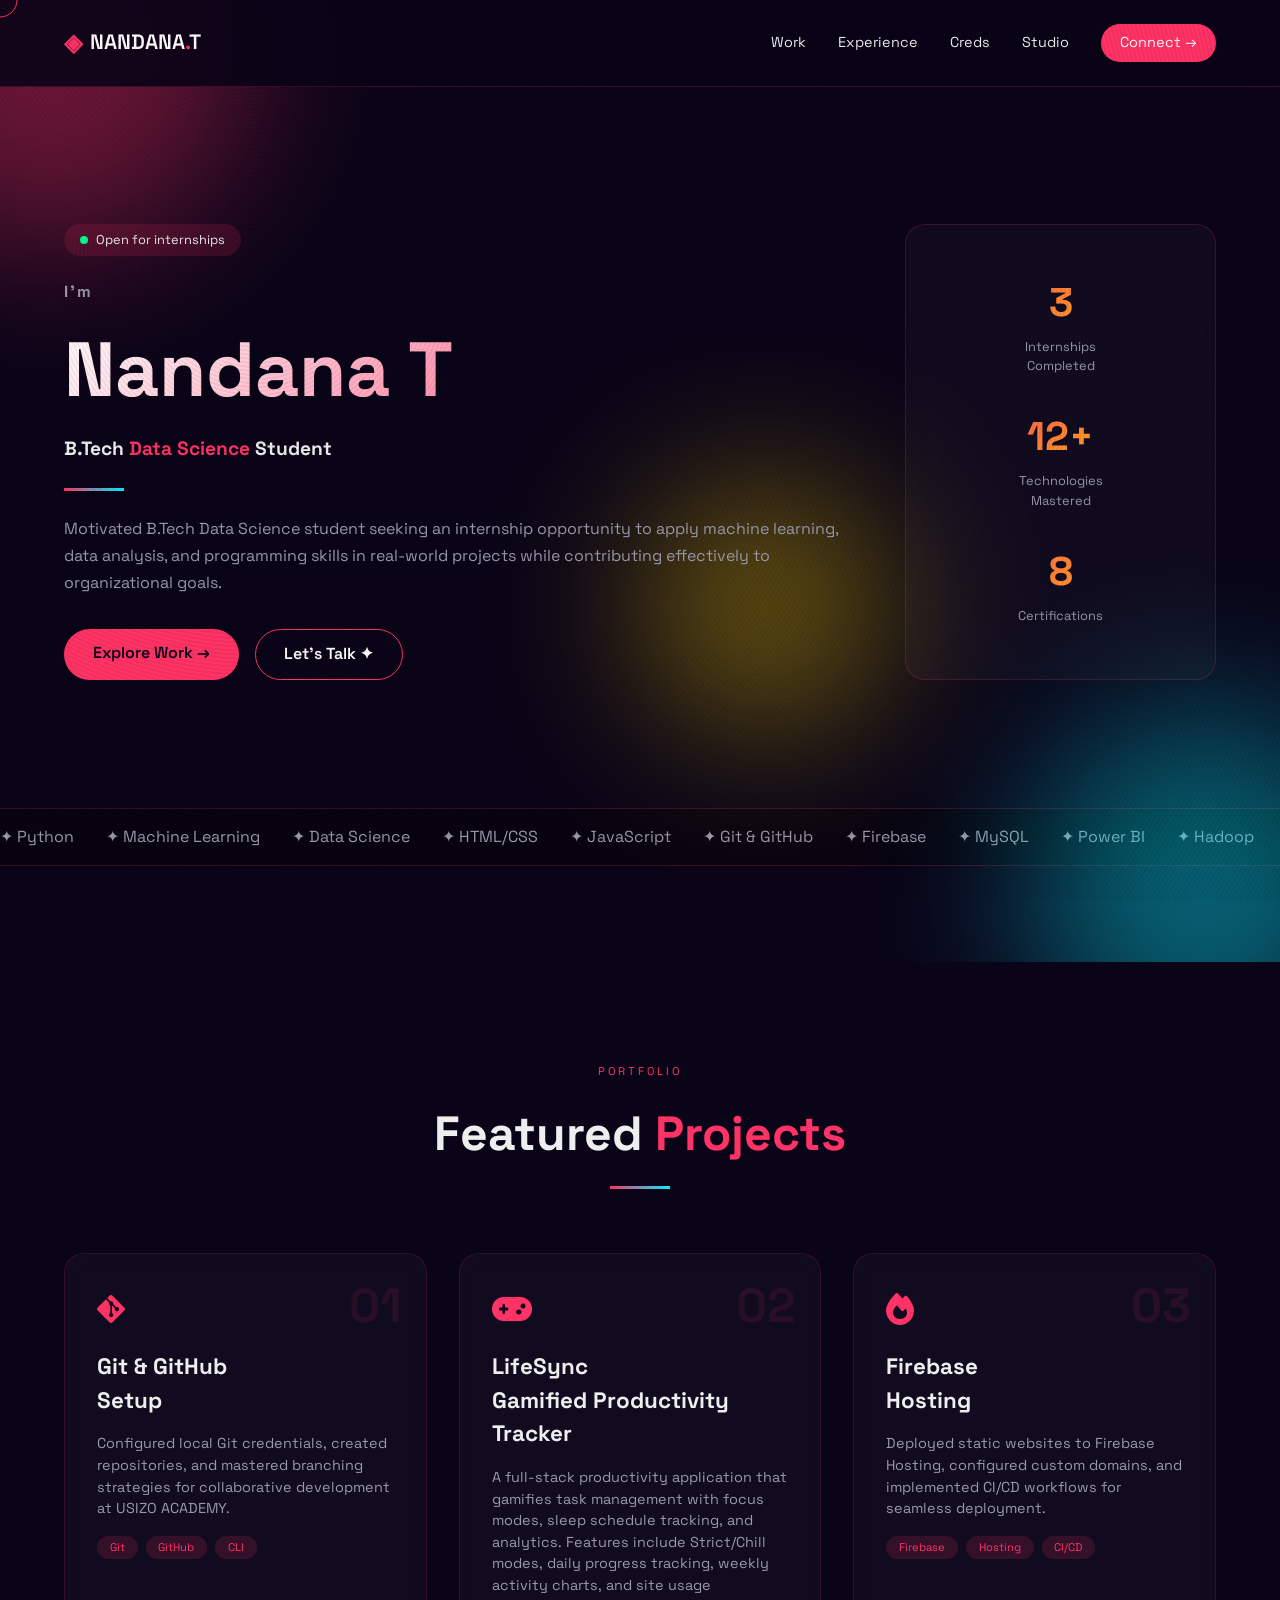
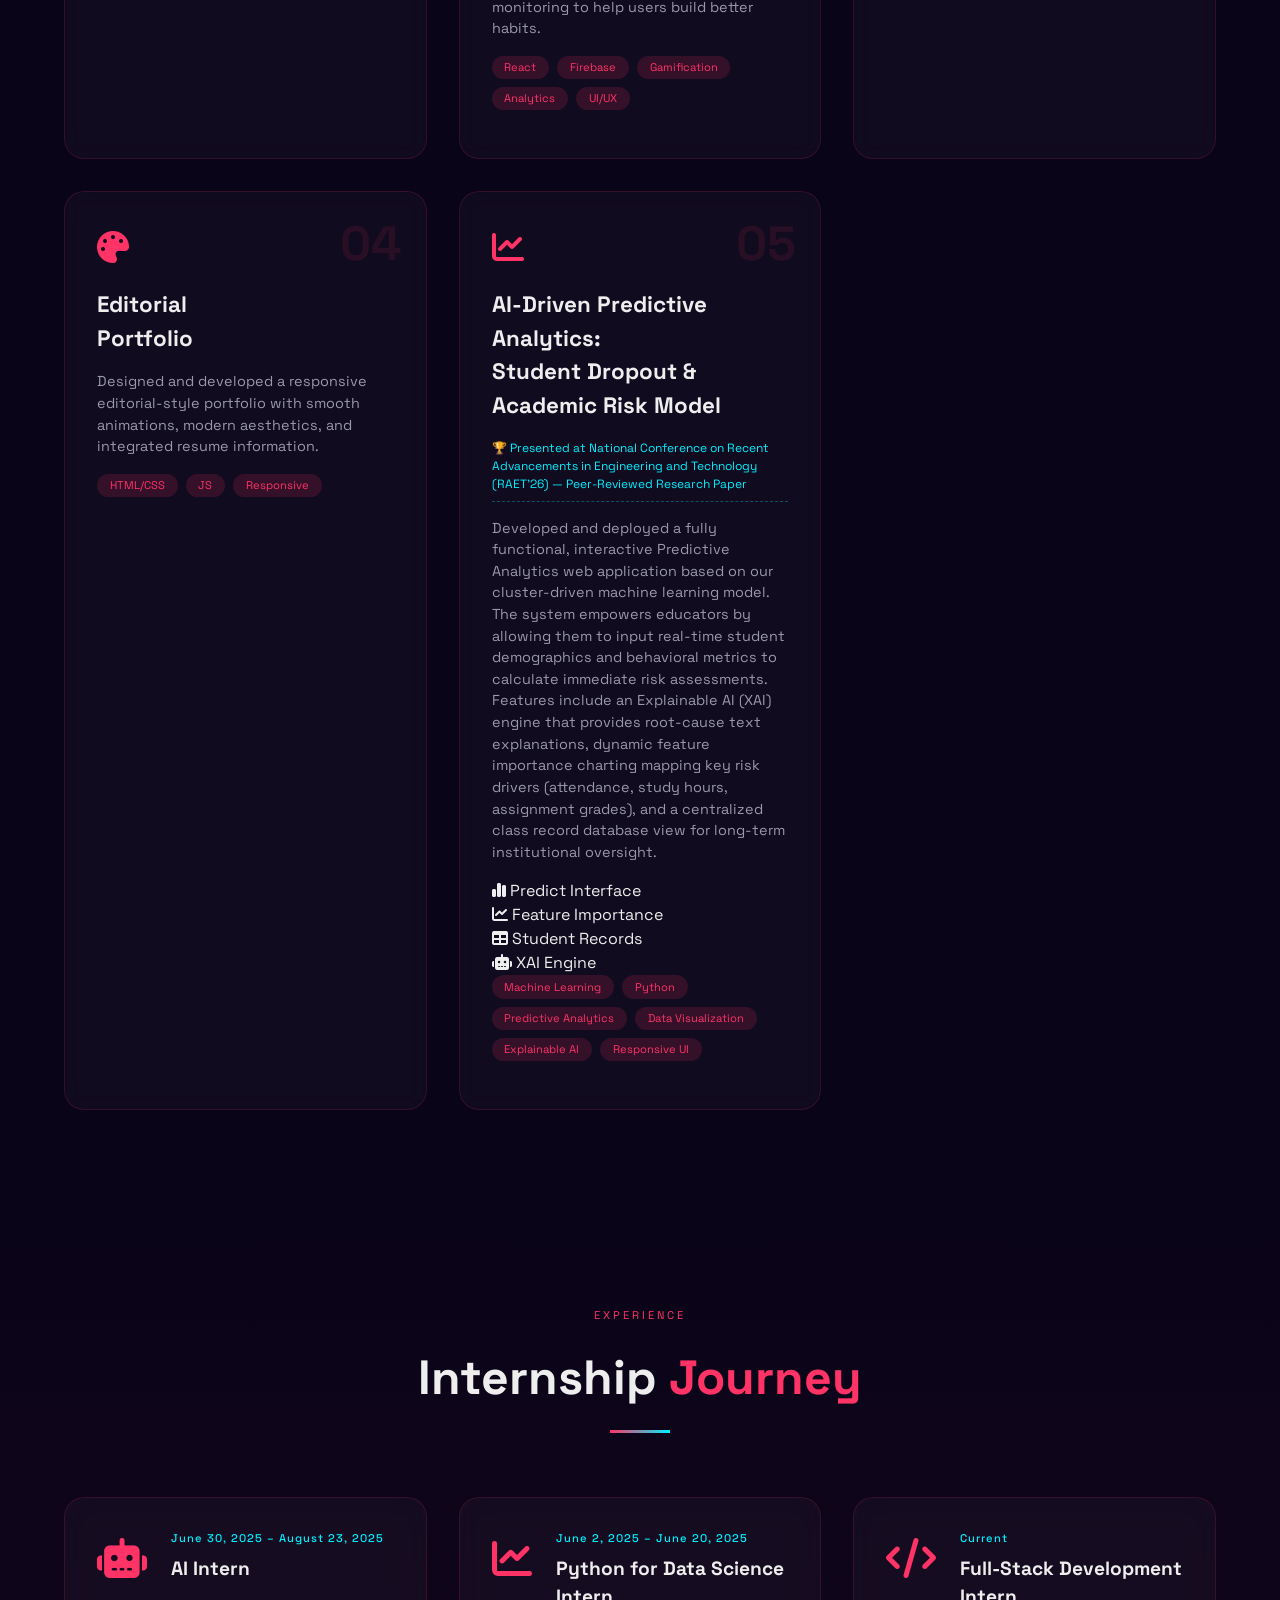
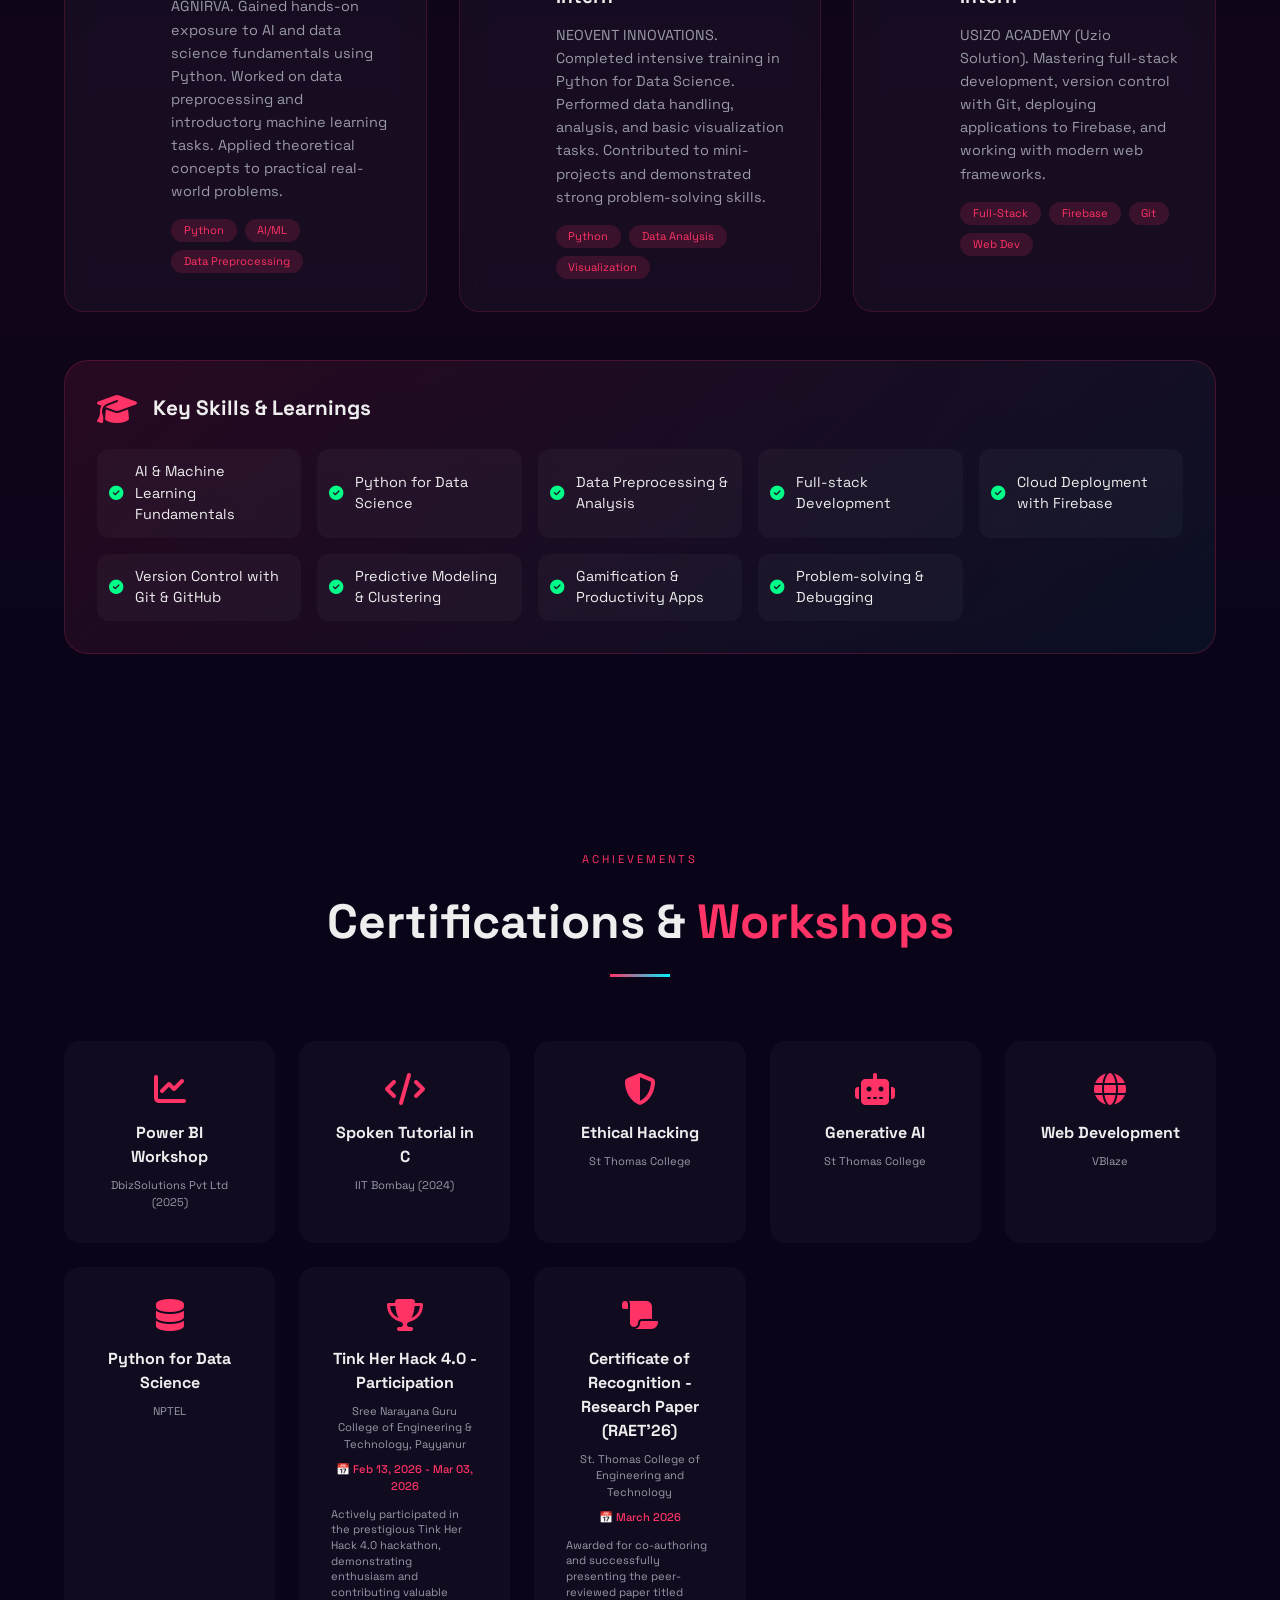
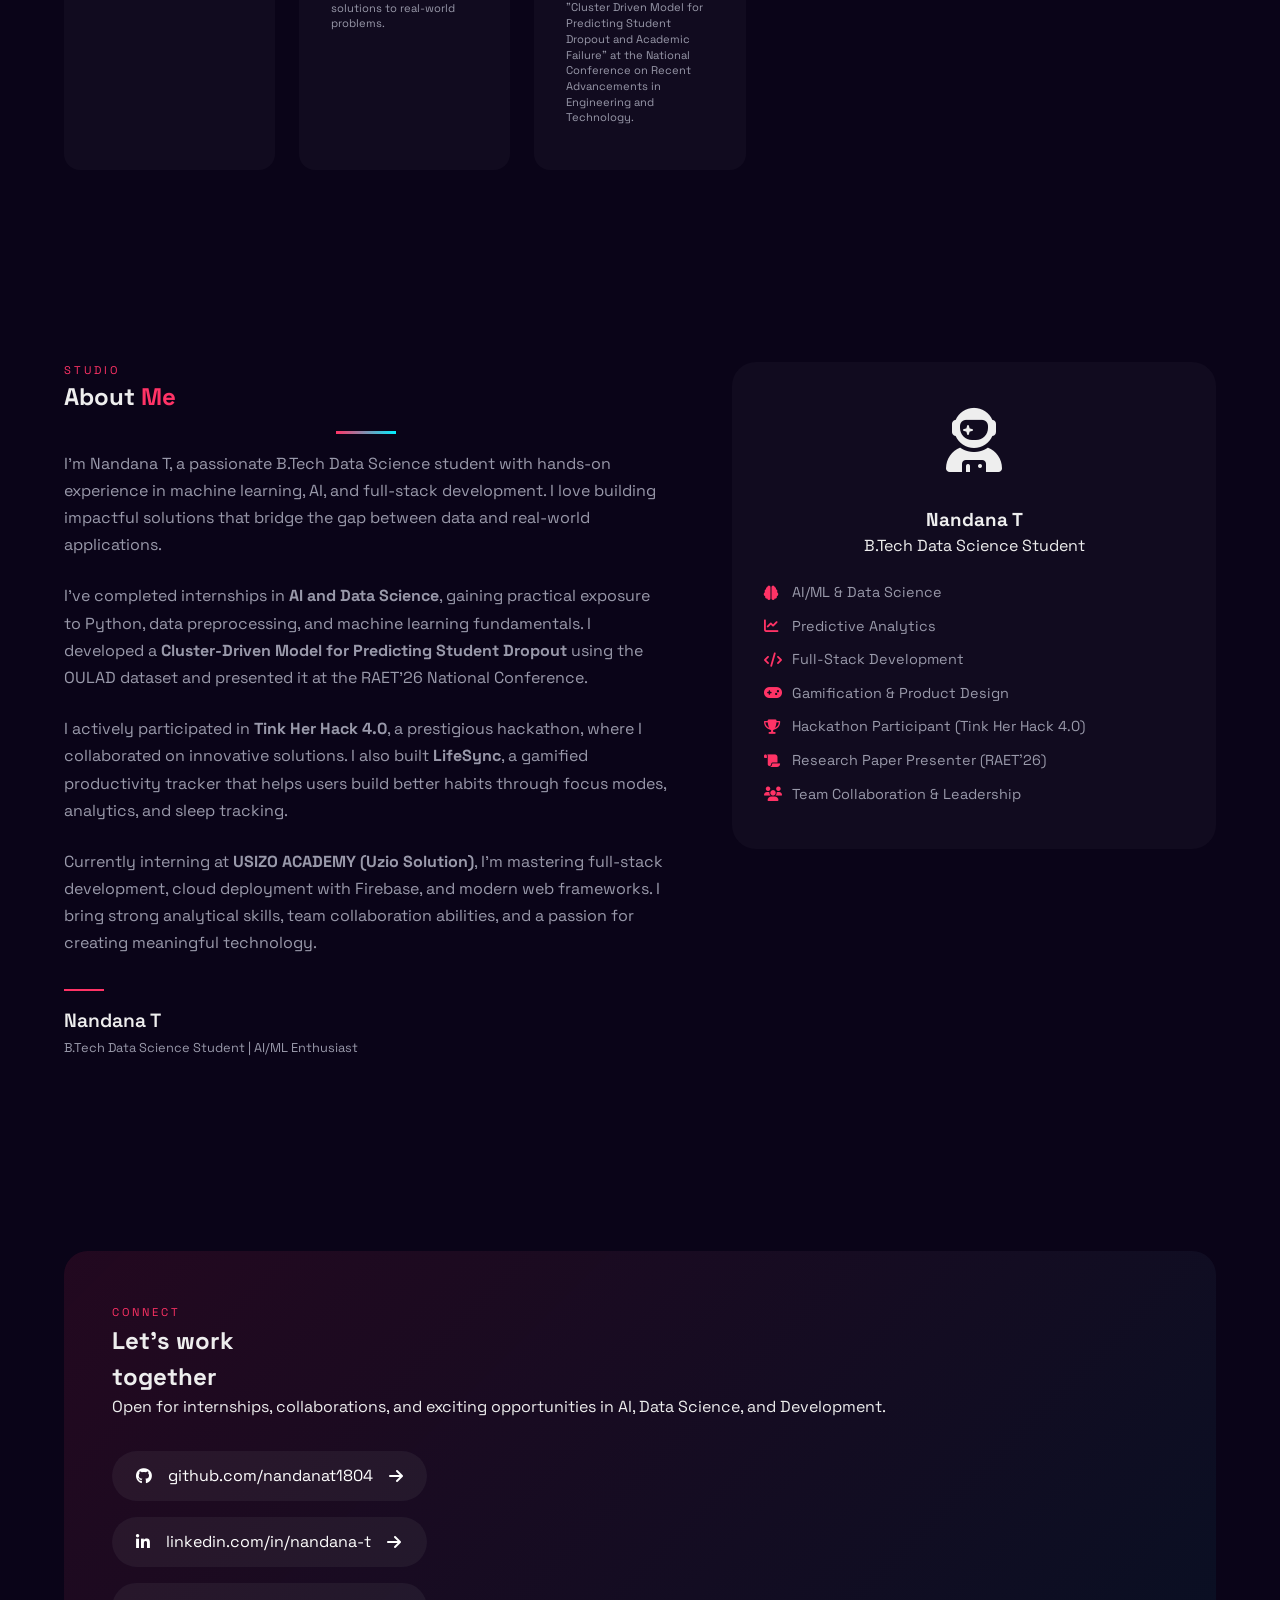
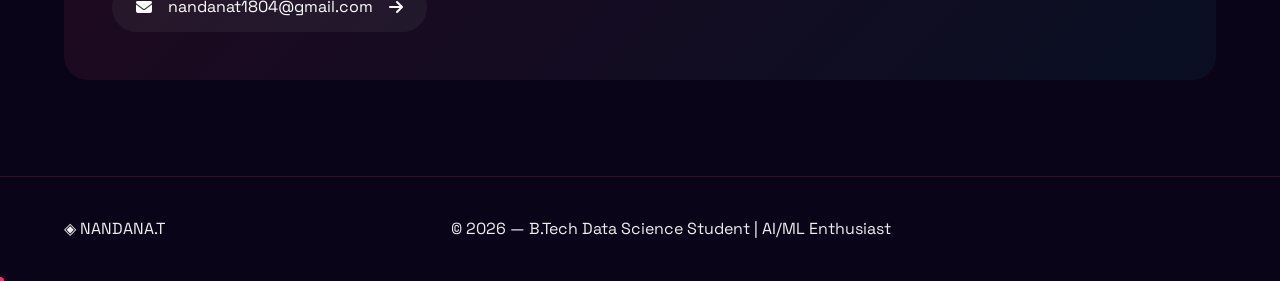
<file: my-portfolio/public/index.html>
<!DOCTYPE html>
<html lang="en">
<head>
    <meta charset="UTF-8">
    <meta name="viewport" content="width=device-width, initial-scale=1.0">
    <title>Nandana T | B.TECH DATA SCIENCE STUDENT</title>
    
    <link href="https://fonts.googleapis.com/css2?family=Space+Grotesk:wght@300;400;500;600;700&display=swap" rel="stylesheet">
    <link href="https://unpkg.com/aos@2.3.1/dist/aos.css" rel="stylesheet">
    <link rel="stylesheet" href="https://cdnjs.cloudflare.com/ajax/libs/font-awesome/6.5.1/css/all.min.css">
    <link rel="stylesheet" href="style.css">
</head>
<body>

    <div class="noise"></div>

    <!-- Navigation -->
    <nav class="navbar">
        <div class="nav-container">
            <a href="#" class="logo">
                <span class="logo-mark">◈</span>
                <span>NANDANA<span class="accent">.</span>T</span>
            </a>
            <div class="nav-links">
                <a href="#work">Work</a>
                <a href="#experience">Experience</a>
                <a href="#certifications">Creds</a>
                <a href="#about">Studio</a>
                <a href="#contact" class="nav-btn">Connect →</a>
            </div>
            <button class="mobile-btn">☰</button>
        </div>
    </nav>

    <!-- Hero -->
    <section class="hero">
        <div class="hero-bg">
            <div class="orb orb-1"></div>
            <div class="orb orb-2"></div>
            <div class="orb orb-3"></div>
        </div>
        
        <div class="hero-grid">
            <div class="hero-main" data-aos="fade-right">
                <div class="status">
                    <span class="live-dot"></span>
                    Open for internships
                </div>
                <h1>
                    <span class="hero-small">I'm</span>
                    <span class="hero-name">Nandana T</span>
                    <span class="hero-role">B.Tech <span class="accent">Data Science</span> Student</span>
                </h1>
                <div class="line"></div>
                <p>Motivated B.Tech Data Science student seeking an internship opportunity to apply machine learning, data analysis, and programming skills in real-world projects while contributing effectively to organizational goals.</p>
                <div class="hero-buttons">
                    <a href="#work" class="btn-primary">Explore Work →</a>
                    <a href="#contact" class="btn-outline">Let's Talk ✦</a>
                </div>
            </div>
            <div class="hero-stats" data-aos="fade-left">
                <div class="stat">
                    <div class="stat-num">3</div>
                    <div class="stat-label">Internships<br>Completed</div>
                </div>
                <div class="stat">
                    <div class="stat-num">12+</div>
                    <div class="stat-label">Technologies<br>Mastered</div>
                </div>
                <div class="stat">
                    <div class="stat-num">8</div>
                    <div class="stat-label">Certifications</div>
                </div>
            </div>
        </div>
        
        <div class="marquee">
            <div class="marquee-track">
                <span>✦ Python</span> <span>✦ Machine Learning</span> <span>✦ Data Science</span>
                <span>✦ HTML/CSS</span> <span>✦ JavaScript</span> <span>✦ Git & GitHub</span>
                <span>✦ Firebase</span> <span>✦ MySQL</span> <span>✦ Power BI</span>
                <span>✦ Hadoop</span> <span>✦ MapReduce</span> <span>✦ UI/UX</span>
                <span>✦ React</span> <span>✦ Gamification</span>
                <span>✦ Python</span> <span>✦ Machine Learning</span> <span>✦ Data Science</span>
                <span>✦ HTML/CSS</span> <span>✦ JavaScript</span> <span>✦ Git & GitHub</span>
                <span>✦ Firebase</span> <span>✦ MySQL</span> <span>✦ Power BI</span>
                <span>✦ Hadoop</span> <span>✦ MapReduce</span> <span>✦ UI/UX</span>
                <span>✦ React</span> <span>✦ Gamification</span>
            </div>
        </div>
    </section>

    <!-- Featured Projects Section -->
    <section id="work" class="projects">
        <div class="container">
            <div class="section-header" data-aos="fade-up">
                <span class="tag">PORTFOLIO</span>
                <h2>Featured <span class="accent">Projects</span></h2>
                <div class="header-line"></div>
            </div>
            <div class="projects-grid">
                
                <!-- Project 1: Git & GitHub Setup -->
                <div class="project" data-aos="fade-up" data-aos-delay="100">
                    <div class="project-icon"><i class="fab fa-git-alt"></i></div>
                    <div class="project-num">01</div>
                    <h3>Git & GitHub<br>Setup</h3>
                    <p>Configured local Git credentials, created repositories, and mastered branching strategies for collaborative development at USIZO ACADEMY.</p>
                    <div class="project-tags"><span>Git</span><span>GitHub</span><span>CLI</span></div>
                </div>
                
                <!-- Project 2: LifeSync - Gamified Productivity Tracker -->
                <div class="project" data-aos="fade-up" data-aos-delay="200">
                    <div class="project-icon"><i class="fas fa-gamepad"></i></div>
                    <div class="project-num">02</div>
                    <h3>LifeSync<br>Gamified Productivity Tracker</h3>
                    <p>A full-stack productivity application that gamifies task management with focus modes, sleep schedule tracking, and analytics. Features include Strict/Chill modes, daily progress tracking, weekly activity charts, and site usage monitoring to help users build better habits.</p>
                    <div class="project-tags"><span>React</span><span>Firebase</span><span>Gamification</span><span>Analytics</span><span>UI/UX</span></div>
                </div>
                
                <!-- Project 3: Firebase Hosting -->
                <div class="project" data-aos="fade-up" data-aos-delay="300">
                    <div class="project-icon"><i class="fas fa-fire"></i></div>
                    <div class="project-num">03</div>
                    <h3>Firebase<br>Hosting</h3>
                    <p>Deployed static websites to Firebase Hosting, configured custom domains, and implemented CI/CD workflows for seamless deployment.</p>
                    <div class="project-tags"><span>Firebase</span><span>Hosting</span><span>CI/CD</span></div>
                </div>
                
                <!-- Project 4: Editorial Portfolio -->
                <div class="project" data-aos="fade-up" data-aos-delay="400">
                    <div class="project-icon"><i class="fas fa-palette"></i></div>
                    <div class="project-num">04</div>
                    <h3>Editorial<br>Portfolio</h3>
                    <p>Designed and developed a responsive editorial-style portfolio with smooth animations, modern aesthetics, and integrated resume information.</p>
                    <div class="project-tags"><span>HTML/CSS</span><span>JS</span><span>Responsive</span></div>
                </div>

                <!-- Project 5: AI-Driven Predictive Analytics -->
                <div class="project" data-aos="fade-up" data-aos-delay="500">
                    <div class="project-icon"><i class="fas fa-chart-line"></i></div>
                    <div class="project-num">05</div>
                    <h3>AI-Driven Predictive Analytics:<br>Student Dropout & Academic Risk Model</h3>
                    <div class="project-subtitle">🏆 Presented at National Conference on Recent Advancements in Engineering and Technology (RAET'26) — Peer-Reviewed Research Paper</div>
                    <p>Developed and deployed a fully functional, interactive Predictive Analytics web application based on our cluster-driven machine learning model. The system empowers educators by allowing them to input real-time student demographics and behavioral metrics to calculate immediate risk assessments. Features include an Explainable AI (XAI) engine that provides root-cause text explanations, dynamic feature importance charting mapping key risk drivers (attendance, study hours, assignment grades), and a centralized class record database view for long-term institutional oversight.</p>
                    
                    <div class="project-screenshot-grid">
                        <div class="screenshot-placeholder">
                            <i class="fas fa-chart-simple"></i>
                            <span>Predict Interface</span>
                        </div>
                        <div class="screenshot-placeholder">
                            <i class="fas fa-chart-line"></i>
                            <span>Feature Importance</span>
                        </div>
                        <div class="screenshot-placeholder">
                            <i class="fas fa-table"></i>
                            <span>Student Records</span>
                        </div>
                        <div class="screenshot-placeholder">
                            <i class="fas fa-robot"></i>
                            <span>XAI Engine</span>
                        </div>
                    </div>
                    
                    <div class="project-tags">
                        <span>Machine Learning</span>
                        <span>Python</span>
                        <span>Predictive Analytics</span>
                        <span>Data Visualization</span>
                        <span>Explainable AI</span>
                        <span>Responsive UI</span>
                    </div>
                </div>
            </div>
        </div>
    </section>

    <!-- Internship Experience Section -->
    <section id="experience" class="experience">
        <div class="container">
            <div class="section-header" data-aos="fade-up">
                <span class="tag">EXPERIENCE</span>
                <h2>Internship <span class="accent">Journey</span></h2>
                <div class="header-line"></div>
            </div>
            
            <div class="experience-grid">
                <!-- AI Internship -->
                <div class="exp-card" data-aos="fade-up">
                    <div class="exp-icon"><i class="fas fa-robot"></i></div>
                    <div class="exp-content">
                        <div class="exp-date">June 30, 2025 – August 23, 2025</div>
                        <h3>AI Intern</h3>
                        <p>AGNIRVA. Gained hands-on exposure to AI and data science fundamentals using Python. Worked on data preprocessing and introductory machine learning tasks. Applied theoretical concepts to practical real-world problems.</p>
                        <div class="exp-skills">
                            <span>Python</span><span>AI/ML</span><span>Data Preprocessing</span>
                        </div>
                    </div>
                </div>
                
                <!-- Python for Data Science Intern -->
                <div class="exp-card" data-aos="fade-up" data-aos-delay="100">
                    <div class="exp-icon"><i class="fas fa-chart-line"></i></div>
                    <div class="exp-content">
                        <div class="exp-date">June 2, 2025 – June 20, 2025</div>
                        <h3>Python for Data Science Intern</h3>
                        <p>NEOVENT INNOVATIONS. Completed intensive training in Python for Data Science. Performed data handling, analysis, and basic visualization tasks. Contributed to mini-projects and demonstrated strong problem-solving skills.</p>
                        <div class="exp-skills">
                            <span>Python</span><span>Data Analysis</span><span>Visualization</span>
                        </div>
                    </div>
                </div>
                
                <!-- USIZO ACADEMY Internship -->
                <div class="exp-card" data-aos="fade-up" data-aos-delay="200">
                    <div class="exp-icon"><i class="fas fa-code"></i></div>
                    <div class="exp-content">
                        <div class="exp-date">Current</div>
                        <h3>Full-Stack Development Intern</h3>
                        <p>USIZO ACADEMY (Uzio Solution). Mastering full-stack development, version control with Git, deploying applications to Firebase, and working with modern web frameworks.</p>
                        <div class="exp-skills">
                            <span>Full-Stack</span><span>Firebase</span><span>Git</span><span>Web Dev</span>
                        </div>
                    </div>
                </div>
            </div>
            
            <!-- Key Learnings Box -->
            <div class="learnings-box" data-aos="fade-up">
                <div class="learnings-header">
                    <i class="fas fa-graduation-cap"></i>
                    <h3>Key Skills & Learnings</h3>
                </div>
                <div class="learnings-grid">
                    <div class="learning-item"><i class="fas fa-check-circle"></i><span>AI & Machine Learning Fundamentals</span></div>
                    <div class="learning-item"><i class="fas fa-check-circle"></i><span>Python for Data Science</span></div>
                    <div class="learning-item"><i class="fas fa-check-circle"></i><span>Data Preprocessing & Analysis</span></div>
                    <div class="learning-item"><i class="fas fa-check-circle"></i><span>Full-stack Development</span></div>
                    <div class="learning-item"><i class="fas fa-check-circle"></i><span>Cloud Deployment with Firebase</span></div>
                    <div class="learning-item"><i class="fas fa-check-circle"></i><span>Version Control with Git & GitHub</span></div>
                    <div class="learning-item"><i class="fas fa-check-circle"></i><span>Predictive Modeling & Clustering</span></div>
                    <div class="learning-item"><i class="fas fa-check-circle"></i><span>Gamification & Productivity Apps</span></div>
                    <div class="learning-item"><i class="fas fa-check-circle"></i><span>Problem-solving & Debugging</span></div>
                </div>
            </div>
        </div>
    </section>

    <!-- Certifications Section -->
    <section id="certifications" class="certs">
        <div class="container">
            <div class="section-header" data-aos="fade-up">
                <span class="tag">ACHIEVEMENTS</span>
                <h2>Certifications & <span class="accent">Workshops</span></h2>
                <div class="header-line"></div>
            </div>
            <div class="certs-grid">
                <div class="cert" data-aos="zoom-in"><i class="fas fa-chart-line"></i><h4>Power BI Workshop</h4><p>DbizSolutions Pvt Ltd (2025)</p></div>
                <div class="cert" data-aos="zoom-in" data-aos-delay="50"><i class="fas fa-code"></i><h4>Spoken Tutorial in C</h4><p>IIT Bombay (2024)</p></div>
                <div class="cert" data-aos="zoom-in" data-aos-delay="100"><i class="fas fa-shield-alt"></i><h4>Ethical Hacking</h4><p>St Thomas College</p></div>
                <div class="cert" data-aos="zoom-in" data-aos-delay="150"><i class="fas fa-robot"></i><h4>Generative AI</h4><p>St Thomas College</p></div>
                <div class="cert" data-aos="zoom-in" data-aos-delay="200"><i class="fas fa-globe"></i><h4>Web Development</h4><p>VBlaze</p></div>
                <div class="cert" data-aos="zoom-in" data-aos-delay="250"><i class="fas fa-database"></i><h4>Python for Data Science</h4><p>NPTEL</p></div>
                
                <!-- Tink Her Hack 4.0 -->
                <div class="cert" data-aos="zoom-in" data-aos-delay="300">
                    <i class="fas fa-trophy"></i>
                    <h4>Tink Her Hack 4.0 - Participation</h4>
                    <p>Sree Narayana Guru College of Engineering & Technology, Payyanur</p>
                    <div class="cert-date">📅 Feb 13, 2026 - Mar 03, 2026</div>
                    <div class="cert-detail">Actively participated in the prestigious Tink Her Hack 4.0 hackathon, demonstrating enthusiasm and contributing valuable solutions to real-world problems.</div>
                </div>
                
                <!-- RAET'26 Conference -->
                <div class="cert" data-aos="zoom-in" data-aos-delay="350">
                    <i class="fas fa-scroll"></i>
                    <h4>Certificate of Recognition - Research Paper (RAET'26)</h4>
                    <p>St. Thomas College of Engineering and Technology</p>
                    <div class="cert-date">📅 March 2026</div>
                    <div class="cert-detail">Awarded for co-authoring and successfully presenting the peer-reviewed paper titled "Cluster Driven Model for Predicting Student Dropout and Academic Failure" at the National Conference on Recent Advancements in Engineering and Technology.</div>
                </div>
            </div>
        </div>
    </section>

    <!-- About Section -->
    <section id="about" class="about">
        <div class="container">
            <div class="about-grid">
                <div data-aos="fade-right">
                    <div class="tag">STUDIO</div>
                    <h2>About <span class="accent">Me</span></h2>
                    <div class="header-line"></div>
                    <div class="about-text">
                        <p>I'm Nandana T, a passionate B.Tech Data Science student with hands-on experience in machine learning, AI, and full-stack development. I love building impactful solutions that bridge the gap between data and real-world applications.</p>
                        <p>I've completed internships in <strong>AI and Data Science</strong>, gaining practical exposure to Python, data preprocessing, and machine learning fundamentals. I developed a <strong>Cluster-Driven Model for Predicting Student Dropout</strong> using the OULAD dataset and presented it at the RAET'26 National Conference.</p>
                        <p>I actively participated in <strong>Tink Her Hack 4.0</strong>, a prestigious hackathon, where I collaborated on innovative solutions. I also built <strong>LifeSync</strong>, a gamified productivity tracker that helps users build better habits through focus modes, analytics, and sleep tracking.</p>
                        <p>Currently interning at <strong>USIZO ACADEMY (Uzio Solution)</strong>, I'm mastering full-stack development, cloud deployment with Firebase, and modern web frameworks. I bring strong analytical skills, team collaboration abilities, and a passion for creating meaningful technology.</p>
                    </div>
                    <div class="signature">
                        <div class="sign-line"></div>
                        <span>Nandana T</span>
                        <small>B.Tech Data Science Student | AI/ML Enthusiast</small>
                    </div>
                </div>
                <div data-aos="fade-left">
                    <div class="about-card">
                        <div class="card-glow"></div>
                        <div class="avatar"><i class="fas fa-user-astronaut"></i></div>
                        <h3>Nandana T</h3>
                        <p>B.Tech Data Science Student</p>
                        <ul>
                            <li><i class="fas fa-brain"></i> AI/ML & Data Science</li>
                            <li><i class="fas fa-chart-line"></i> Predictive Analytics</li>
                            <li><i class="fas fa-code"></i> Full-Stack Development</li>
                            <li><i class="fas fa-gamepad"></i> Gamification & Product Design</li>
                            <li><i class="fas fa-trophy"></i> Hackathon Participant (Tink Her Hack 4.0)</li>
                            <li><i class="fas fa-scroll"></i> Research Paper Presenter (RAET'26)</li>
                            <li><i class="fas fa-users"></i> Team Collaboration & Leadership</li>
                        </ul>
                    </div>
                </div>
            </div>
        </div>
    </section>

    <!-- Contact Section -->
    <section id="contact" class="contact">
        <div class="container">
            <div class="contact-wrap" data-aos="fade-up">
                <div>
                    <span class="tag">CONNECT</span>
                    <h2>Let's work<br>together</h2>
                    <p>Open for internships, collaborations, and exciting opportunities in AI, Data Science, and Development.</p>
                </div>
                <div class="contact-links">
                    <a href="https://github.com/nandanat1804"><i class="fab fa-github"></i> github.com/nandanat1804 <i class="fas fa-arrow-right"></i></a>
                    <a href="#"><i class="fab fa-linkedin-in"></i> linkedin.com/in/nandana-t <i class="fas fa-arrow-right"></i></a>
                    <a href="mailto:nandanat1804@gmail.com"><i class="fas fa-envelope"></i> nandanat1804@gmail.com <i class="fas fa-arrow-right"></i></a>
                </div>
            </div>
        </div>
    </section>

    <footer>
        <div class="container">
            <div class="footer-content">
                <div>◈ NANDANA.T</div>
                <div>© 2026 — B.Tech Data Science Student | AI/ML Enthusiast</div>
                <button id="backToTop">↑</button>
            </div>
        </div>
    </footer>

    <script src="https://unpkg.com/aos@2.3.1/dist/aos.js"></script>
    <script src="script.js"></script>
</body>
</html>
</file>
<file: my-portfolio/public/style.css>
:root {
    --primary: #FF3366;
    --secondary: #1A0A2E;
    --accent: #00F0FF;
    --gold: #FFD700;
    --text: #EEEEEE;
    --text-dim: #9999AA;
    --bg: #0A0418;
}

* {
    margin: 0;
    padding: 0;
    box-sizing: border-box;
}

body {
    font-family: 'Space Grotesk', sans-serif;
    background: var(--bg);
    color: var(--text);
    line-height: 1.5;
    overflow-x: hidden;
}

/* ========== CUSTOM CURSOR ========== */
.custom-cursor {
    position: fixed;
    width: 8px;
    height: 8px;
    background: #FF3366;
    border-radius: 50%;
    pointer-events: none;
    z-index: 99999;
    transform: translate(-50%, -50%);
    transition: transform 0.15s ease, background 0.15s ease;
}

.custom-cursor-follower {
    position: fixed;
    width: 35px;
    height: 35px;
    border: 1.5px solid #FF3366;
    border-radius: 50%;
    pointer-events: none;
    z-index: 99998;
    transform: translate(-50%, -50%);
    transition: transform 0.2s ease, width 0.2s ease, height 0.2s ease, border-color 0.2s ease, background 0.2s ease;
}

body, a, button, .project, .cert, .exp-card, .nav-link, .btn-primary, .btn-outline, .contact-link, .learning-item, .project-link, .nav-btn {
    cursor: none;
}

@media (max-width: 768px) {
    .custom-cursor, .custom-cursor-follower { display: none; }
    body, a, button, .project, .cert, .exp-card, .nav-link, .btn-primary, .btn-outline, .contact-link, .learning-item, .project-link, .nav-btn { cursor: auto; }
}

.noise {
    position: fixed;
    top: 0;
    left: 0;
    width: 100%;
    height: 100%;
    background: repeating-radial-gradient(circle at 20% 30%, rgba(0,0,0,0.05) 0px, rgba(0,0,0,0.05) 2px, transparent 2px, transparent 4px);
    pointer-events: none;
    z-index: 1000;
}

/* Navigation */
.navbar {
    position: fixed;
    top: 0;
    left: 0;
    right: 0;
    padding: 1.5rem 5%;
    background: rgba(10, 4, 24, 0.9);
    backdrop-filter: blur(12px);
    z-index: 100;
    border-bottom: 1px solid rgba(255, 51, 102, 0.2);
}

.nav-container {
    max-width: 1400px;
    margin: 0 auto;
    display: flex;
    justify-content: space-between;
    align-items: center;
}

.logo {
    display: flex;
    align-items: center;
    gap: 0.5rem;
    font-size: 1.3rem;
    font-weight: 600;
    text-decoration: none;
    color: white;
}

.logo-mark { font-size: 1.5rem; color: var(--primary); }
.accent { color: var(--primary); }
.nav-links { display: flex; gap: 2rem; align-items: center; }
.nav-links a { text-decoration: none; color: var(--text); font-size: 0.9rem; transition: color 0.3s; }
.nav-links a:hover { color: var(--primary); }
.nav-btn { background: var(--primary); padding: 0.5rem 1.2rem; border-radius: 30px; color: white !important; }
.mobile-btn { display: none; background: none; border: none; color: white; font-size: 1.5rem; cursor: pointer; }

/* Hero */
.hero { min-height: 100vh; position: relative; overflow: hidden; }
.hero-bg { position: absolute; inset: 0; z-index: 0; }
.orb { position: absolute; border-radius: 50%; filter: blur(80px); opacity: 0.4; }
.orb-1 { width: 400px; height: 400px; background: var(--primary); top: -150px; left: -150px; animation: float 20s infinite; }
.orb-2 { width: 350px; height: 350px; background: var(--accent); bottom: -100px; right: -100px; animation: float 15s infinite reverse; }
.orb-3 { width: 250px; height: 250px; background: var(--gold); top: 50%; left: 50%; animation: pulse 10s infinite; }

@keyframes float { 0%,100% { transform: translate(0,0); } 50% { transform: translate(50px, 30px); } }
@keyframes pulse { 0%,100% { opacity: 0.2; transform: translate(-50%,-50%) scale(1); } 50% { opacity: 0.5; transform: translate(-50%,-50%) scale(1.2); } }

.hero-grid { max-width: 1400px; margin: 0 auto; padding: 8rem 5% 4rem; display: grid; grid-template-columns: 1fr 0.4fr; gap: 4rem; position: relative; z-index: 2; }
.status { display: inline-flex; align-items: center; gap: 0.5rem; background: rgba(255, 51, 102, 0.15); padding: 0.4rem 1rem; border-radius: 40px; font-size: 0.8rem; margin-bottom: 1.5rem; }
.live-dot { width: 8px; height: 8px; background: #00FF88; border-radius: 50%; animation: blink 1.5s infinite; }
@keyframes blink { 0%,100% { opacity: 1; } 50% { opacity: 0.3; } }
.hero-small { font-size: 1rem; color: var(--text-dim); display: block; letter-spacing: 2px; }
.hero-name { font-size: clamp(3rem, 6vw, 5rem); font-weight: 700; display: block; background: linear-gradient(135deg, #fff, var(--primary)); -webkit-background-clip: text; background-clip: text; color: transparent; margin: 0.5rem 0; }
.hero-role { font-size: 1.2rem; display: block; }
.line { width: 60px; height: 3px; background: linear-gradient(90deg, var(--primary), var(--accent)); margin: 1.5rem 0; }
.hero-main p { color: var(--text-dim); line-height: 1.7; margin-bottom: 2rem; }
.highlight { color: var(--primary); }
.hero-buttons { display: flex; gap: 1rem; }
.btn-primary, .btn-outline { padding: 0.8rem 1.8rem; border-radius: 40px; text-decoration: none; font-weight: 600; transition: all 0.3s; }
.btn-primary { background: var(--primary); color: var(--bg); }
.btn-primary:hover { background: var(--accent); transform: translateY(-3px); }
.btn-outline { border: 1px solid var(--primary); color: white; }
.btn-outline:hover { border-color: var(--accent); color: var(--accent); transform: translateY(-3px); }
.hero-stats { background: rgba(255, 255, 255, 0.03); backdrop-filter: blur(12px); border-radius: 20px; padding: 2rem; border: 1px solid rgba(255, 51, 102, 0.2); }
.stat { text-align: center; padding: 1rem 0; }
.stat-num { font-size: 2.5rem; font-weight: 800; background: linear-gradient(135deg, var(--primary), var(--gold)); -webkit-background-clip: text; background-clip: text; color: transparent; }
.stat-label { font-size: 0.8rem; color: var(--text-dim); margin-top: 0.25rem; }

/* Marquee */
.marquee { margin-top: 4rem; padding: 1rem 0; background: rgba(0,0,0,0.3); border-top: 1px solid rgba(255, 51, 102, 0.2); border-bottom: 1px solid rgba(255, 51, 102, 0.2); overflow: hidden; }
.marquee-track { display: flex; gap: 2rem; animation: scroll 20s linear infinite; white-space: nowrap; }
.marquee-track span { color: var(--text-dim); }
@keyframes scroll { 0% { transform: translateX(0); } 100% { transform: translateX(-50%); } }

/* Sections */
.container { max-width: 1400px; margin: 0 auto; padding: 0 5%; }
section { padding: 6rem 0; }
.section-header { text-align: center; margin-bottom: 4rem; }
.tag { font-size: 0.7rem; text-transform: uppercase; letter-spacing: 3px; color: var(--primary); }
.section-header h2 { font-size: clamp(2rem, 4vw, 3rem); margin: 1rem 0; }
.header-line { width: 60px; height: 3px; background: linear-gradient(90deg, var(--primary), var(--accent)); margin: 1rem auto; }
.sub { color: var(--text-dim); margin-top: 1rem; }

/* Projects */
.projects-grid { display: grid; grid-template-columns: repeat(auto-fit, minmax(300px, 1fr)); gap: 2rem; }
.project { background: rgba(255,255,255,0.03); backdrop-filter: blur(12px); padding: 2rem; border-radius: 20px; border: 1px solid rgba(255, 51, 102, 0.15); transition: all 0.4s; position: relative; }
.project:hover { transform: translateY(-8px); border-color: var(--primary); }
.project-icon { font-size: 2rem; color: var(--primary); margin-bottom: 1rem; }
.project-num { font-size: 3rem; font-weight: 800; color: rgba(255, 51, 102, 0.1); position: absolute; top: 1rem; right: 1.5rem; }
.project h3 { font-size: 1.4rem; margin-bottom: 1rem; }
.project p { color: var(--text-dim); font-size: 0.9rem; margin-bottom: 1rem; }
.project-tags { display: flex; gap: 0.5rem; flex-wrap: wrap; margin-bottom: 1rem; }
.project-tags span { background: rgba(255, 51, 102, 0.15); padding: 0.2rem 0.8rem; border-radius: 20px; font-size: 0.7rem; color: var(--primary); }
.project-link { color: var(--accent); font-size: 0.85rem; cursor: pointer; display: flex; align-items: center; gap: 0.5rem; }
.project-link:hover { gap: 0.75rem; }

/* Experience */
.experience { background: linear-gradient(180deg, transparent, rgba(255, 51, 102, 0.03), transparent); }
.experience-grid { display: grid; grid-template-columns: repeat(auto-fit, minmax(350px, 1fr)); gap: 2rem; margin-bottom: 3rem; }
.exp-card { background: rgba(255, 255, 255, 0.03); backdrop-filter: blur(12px); border-radius: 20px; padding: 2rem; border: 1px solid rgba(255, 51, 102, 0.15); transition: all 0.4s ease; display: flex; gap: 1.5rem; }
.exp-card:hover { transform: translateY(-5px); border-color: var(--primary); background: rgba(255, 51, 102, 0.05); }
.exp-icon { font-size: 2.5rem; color: var(--primary); }
.exp-content h3 { font-size: 1.2rem; margin-bottom: 0.75rem; }
.exp-content p { color: var(--text-dim); font-size: 0.9rem; line-height: 1.6; margin-bottom: 1rem; }
.exp-skills { display: flex; flex-wrap: wrap; gap: 0.5rem; }
.exp-skills span { background: rgba(255, 51, 102, 0.15); padding: 0.2rem 0.8rem; border-radius: 20px; font-size: 0.7rem; color: var(--primary); }

/* Learnings */
.learnings-box { background: linear-gradient(135deg, rgba(255, 51, 102, 0.1), rgba(0, 240, 255, 0.05)); border-radius: 24px; padding: 2rem; margin-top: 2rem; border: 1px solid rgba(255, 51, 102, 0.2); }
.learnings-header { display: flex; align-items: center; gap: 1rem; margin-bottom: 1.5rem; }
.learnings-header i { font-size: 2rem; color: var(--primary); }
.learnings-header h3 { font-size: 1.3rem; }
.learnings-grid { display: grid; grid-template-columns: repeat(auto-fit, minmax(200px, 1fr)); gap: 1rem; }
.learning-item { display: flex; align-items: center; gap: 0.75rem; padding: 0.75rem; background: rgba(255, 255, 255, 0.03); border-radius: 12px; transition: all 0.3s ease; }
.learning-item:hover { background: rgba(255, 51, 102, 0.1); transform: translateX(5px); }
.learning-item i { color: #00FF88; font-size: 0.9rem; }
.learning-item span { font-size: 0.9rem; color: var(--text); }

/* Certs */
.certs-grid { display: grid; grid-template-columns: repeat(auto-fit, minmax(180px, 1fr)); gap: 1.5rem; }
.cert { background: rgba(255,255,255,0.03); padding: 2rem; border-radius: 16px; text-align: center; transition: all 0.3s; cursor: pointer; }
.cert:hover { background: rgba(255, 51, 102, 0.15); transform: translateY(-5px); }
.cert i { font-size: 2rem; color: var(--primary); margin-bottom: 1rem; }
.cert h4 { font-size: 1rem; margin-bottom: 0.5rem; }
.cert p { font-size: 0.7rem; color: var(--text-dim); }

/* About */
.about-grid { display: grid; grid-template-columns: 1fr 0.8fr; gap: 4rem; }
.about-text p { color: var(--text-dim); line-height: 1.7; margin-bottom: 1.5rem; }
.signature { margin-top: 2rem; }
.sign-line { width: 40px; height: 2px; background: var(--primary); margin-bottom: 1rem; }
.signature span { font-size: 1.2rem; font-weight: 600; display: block; }
.signature small { color: var(--text-dim); font-size: 0.8rem; }
.about-card { background: rgba(255,255,255,0.03); padding: 2rem; border-radius: 24px; text-align: center; position: relative; }
.avatar { font-size: 4rem; margin-bottom: 1rem; }
.about-card ul { list-style: none; margin-top: 1.5rem; text-align: left; }
.about-card ul li { margin-bottom: 0.75rem; display: flex; align-items: center; gap: 0.5rem; color: var(--text-dim); font-size: 0.9rem; }
.about-card ul li i { color: var(--primary); width: 20px; }

/* Contact */
.contact-wrap { background: linear-gradient(135deg, rgba(255,51,102,0.1), rgba(0,240,255,0.05)); border-radius: 24px; padding: 3rem; display: flex; justify-content: space-between; align-items: center; flex-wrap: wrap; gap: 2rem; }
.contact-links { display: flex; flex-direction: column; gap: 1rem; }
.contact-links a { text-decoration: none; color: white; display: flex; align-items: center; gap: 1rem; padding: 0.8rem 1.5rem; background: rgba(255,255,255,0.05); border-radius: 50px; transition: all 0.3s; }
.contact-links a:hover { background: var(--primary); transform: translateX(5px); }

/* Footer */
footer { padding: 2rem 0; border-top: 1px solid rgba(255,51,102,0.2); text-align: center; }
.footer-content { display: flex; justify-content: space-between; align-items: center; flex-wrap: wrap; gap: 1rem; }
#backToTop { background: var(--primary); border: none; width: 40px; height: 40px; border-radius: 50%; color: white; cursor: pointer; transition: all 0.3s; }
#backToTop:hover { background: var(--accent); transform: translateY(-3px); }

/* Responsive */
@media (max-width: 768px) {
    .nav-links { display: none; }
    .mobile-btn { display: block; }
    .hero-grid { grid-template-columns: 1fr; }
    .hero-stats { display: flex; justify-content: space-around; }
    .about-grid { grid-template-columns: 1fr; }
    .contact-wrap { flex-direction: column; text-align: center; }
    .exp-card { flex-direction: column; text-align: center; }
    .learnings-grid { grid-template-columns: 1fr; }
    .learnings-header { flex-direction: column; text-align: center; }
}
/* Internship Date Styling */
.exp-date {
    font-size: 0.7rem;
    color: var(--accent);
    letter-spacing: 1px;
    margin-bottom: 0.5rem;
    font-weight: 500;
}

.exp-card .exp-icon {
    flex-shrink: 0;
}

/* Adjust project grid for 4 items */
.projects-grid {
    display: grid;
    grid-template-columns: repeat(auto-fit, minmax(300px, 1fr));
    gap: 2rem;
}

/* Responsive adjustments */
@media (max-width: 768px) {
    .projects-grid {
        grid-template-columns: 1fr;
    }
    
    .exp-date {
        font-size: 0.65rem;
    }
}
/* Project Buttons */
.project-buttons {
    display: flex;
    flex-wrap: wrap;
    gap: 1rem;
    margin-top: 1.5rem;
}

.project-btn-primary, .project-btn-secondary {
    display: inline-flex;
    align-items: center;
    gap: 0.5rem;
    padding: 0.6rem 1.2rem;
    border-radius: 40px;
    font-size: 0.8rem;
    font-weight: 500;
    text-decoration: none;
    transition: all 0.3s ease;
}

.project-btn-primary {
    background: var(--primary);
    color: var(--bg);
}

.project-btn-primary:hover {
    background: var(--accent);
    transform: translateY(-2px);
    gap: 0.75rem;
}

.project-btn-secondary {
    background: transparent;
    border: 1px solid var(--primary);
    color: var(--text);
}

.project-btn-secondary:hover {
    border-color: var(--accent);
    color: var(--accent);
    transform: translateY(-2px);
    gap: 0.75rem;
}

.project-subtitle {
    font-size: 0.75rem;
    color: var(--accent);
    margin-bottom: 1rem;
    padding-bottom: 0.5rem;
    border-bottom: 1px dashed rgba(0, 240, 255, 0.3);
    display: inline-block;
}

/* Certificate Styles */
.cert-date {
    font-size: 0.7rem;
    color: var(--primary);
    margin: 0.5rem 0;
    font-weight: 500;
}

.cert-detail {
    font-size: 0.7rem;
    color: var(--text-dim);
    line-height: 1.4;
    margin: 0.75rem 0;
    text-align: left;
}

.cert-image-placeholder {
    background: rgba(255, 255, 255, 0.02);
    border: 1px dashed rgba(255, 51, 102, 0.3);
    border-radius: 8px;
    padding: 0.8rem;
    margin-top: 0.8rem;
    text-align: center;
    transition: all 0.3s ease;
}

.cert-image-placeholder:hover {
    border-color: var(--accent);
    background: rgba(0, 240, 255, 0.05);
}

.cert-image-placeholder i {
    font-size: 1.3rem;
    color: var(--accent);
    display: block;
    margin-bottom: 0.3rem;
}

.cert-image-placeholder span {
    font-size: 0.6rem;
    color: var(--text-dim);
}
</file>
